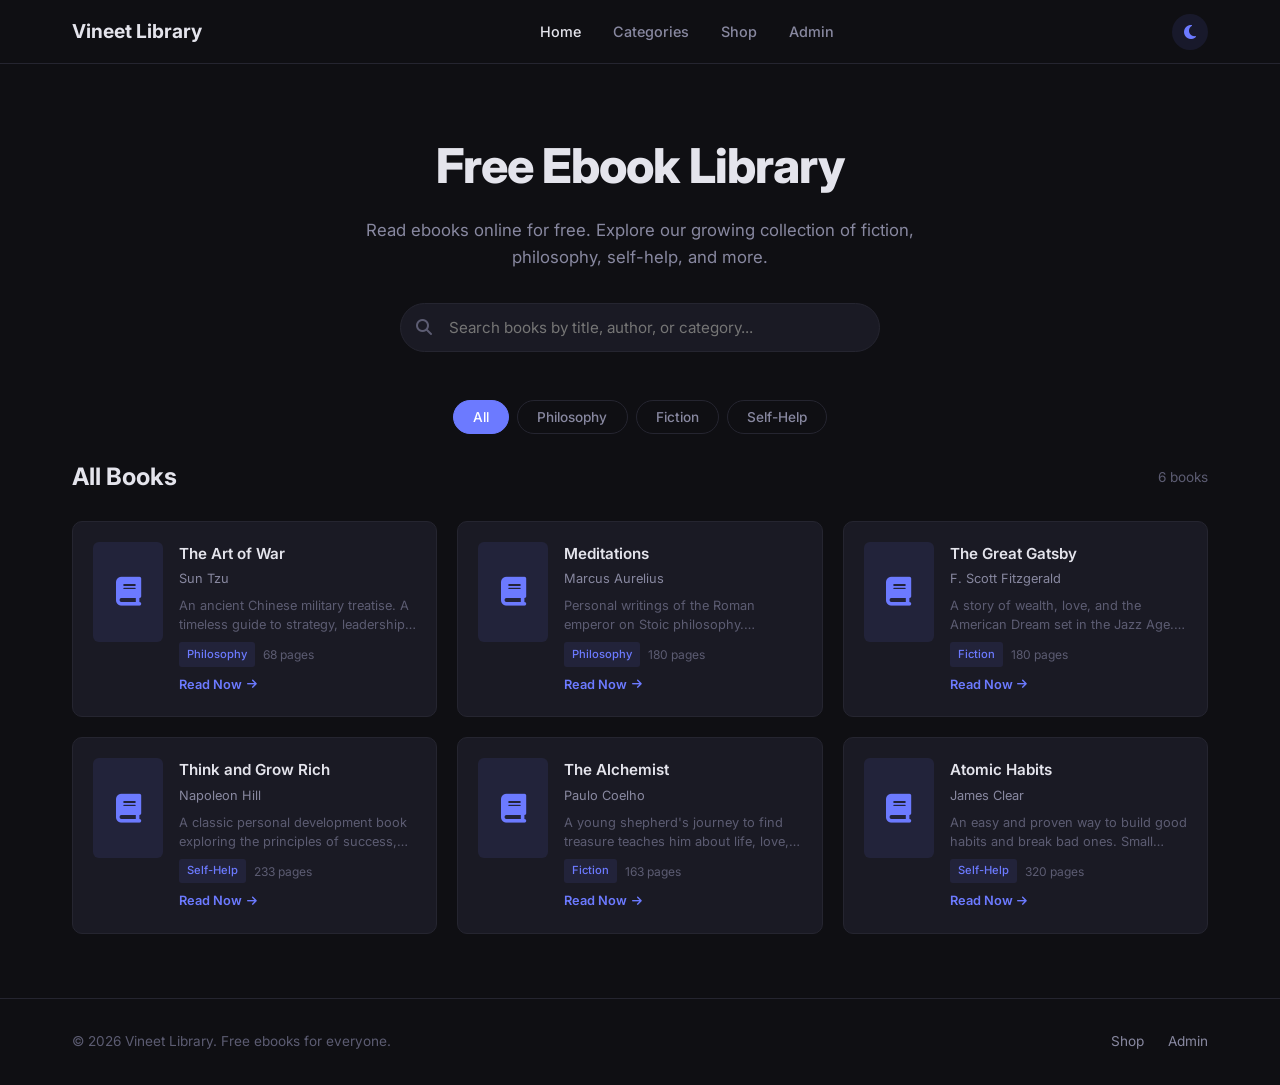
<file: index.html>
<!DOCTYPE html>
<html lang="en">
<head>
  <meta charset="UTF-8">
  <meta name="viewport" content="width=device-width, initial-scale=1.0">
  <meta name="description" content="Vineet — Free Ebook Library. Read ebooks online for free.">
  <title>Vineet — Free Ebook Library</title>
  <link rel="preconnect" href="https://fonts.googleapis.com">
  <link rel="preconnect" href="https://fonts.gstatic.com" crossorigin>
  <link href="https://fonts.googleapis.com/css2?family=Inter:wght@300;400;500;600;700;800&display=swap" rel="stylesheet">
  <link rel="stylesheet" href="https://cdnjs.cloudflare.com/ajax/libs/font-awesome/6.5.1/css/all.min.css">
  <link rel="stylesheet" href="style.css">
</head>
<body>

  <!-- Header -->
  <header>
    <nav>
      <a href="./" class="logo">Vineet Library</a>
      <ul class="nav-links" id="navLinks">
        <li><a href="./" class="active">Home</a></li>
        <li><a href="#categories">Categories</a></li>
        <li><a href="shop/">Shop</a></li>
        <li><a href="#" id="adminLink">Admin</a></li>
      </ul>
      <div class="nav-actions">
        <button id="themeToggle" class="theme-btn" aria-label="Toggle theme"><i class="fas fa-moon"></i></button>
        <button class="hamburger" id="hamburger" aria-label="Menu"><span></span><span></span><span></span></button>
      </div>
    </nav>
  </header>

  <!-- Hero -->
  <section class="hero">
    <div class="hero-content">
      <h1>Free Ebook Library</h1>
      <p class="hero-desc">Read ebooks online for free. Explore our growing collection of fiction, philosophy, self-help, and more.</p>
      <div class="search-box">
        <i class="fas fa-search"></i>
        <input type="text" id="searchInput" placeholder="Search books by title, author, or category..." oninput="filterBooks()">
      </div>
    </div>
  </section>

  <!-- Categories -->
  <section id="categories" class="categories">
    <div class="container">
      <div class="category-filters" id="categoryFilters">
        <button class="cat-btn active" data-cat="all" onclick="filterByCategory('all', this)">All</button>
      </div>
    </div>
  </section>

  <!-- Book Grid -->
  <section class="books">
    <div class="container">
      <div class="books-header">
        <h2 class="section-title" id="sectionTitle">All Books</h2>
        <span class="book-count" id="bookCount">0 books</span>
      </div>
      <div class="book-grid" id="bookGrid"></div>
      <div class="empty-state" id="emptyState">
        <i class="fas fa-book-open"></i>
        <h3>No books found</h3>
        <p>Try a different search or category.</p>
      </div>
    </div>
  </section>

  <!-- Footer -->
  <footer>
    <div class="container">
      <div class="footer-content">
        <p>&copy; 2026 Vineet Library. Free ebooks for everyone.</p>
        <div class="footer-links">
          <a href="shop/">Shop</a>
          <a href="#" id="adminLinkFooter">Admin</a>
        </div>
      </div>
    </div>
  </footer>

  <!-- Admin Modal -->
  <div class="modal-overlay" id="adminModal" onclick="closeAdmin(event)">
    <div class="modal" onclick="event.stopPropagation()">
      <button class="modal-close" onclick="closeAdmin()">&times;</button>
      <h2>Admin Panel</h2>
      <div id="adminLogin">
        <p>Enter password to manage books.</p>
        <div class="admin-input-group">
          <input type="password" id="adminPass" placeholder="Password">
          <button class="btn primary" id="adminLoginBtn">Login</button>
        </div>
        <p class="admin-error" id="adminError"></p>
      </div>
      <div id="adminPanel" style="display:none">
        <div class="admin-tabs">
          <button class="admin-tab active" id="adminTabAdd">Add Book</button>
          <button class="admin-tab" id="adminTabManage">Manage Books</button>
        </div>

        <div id="adminAdd" class="admin-tab-content">
          <div class="admin-form">
            <input type="text" id="bookTitle" placeholder="Book Title" required>
            <input type="text" id="bookAuthor" placeholder="Author" required>
            <textarea id="bookDesc" placeholder="Description" rows="3"></textarea>
            <div class="admin-row">
              <input type="text" id="bookCategory" placeholder="Category (e.g. Fiction)">
              <input type="number" id="bookPages" placeholder="Pages">
            </div>
            <div class="admin-row">
              <input type="text" id="bookCover" placeholder="Cover Image URL (optional)">
            </div>
            <div class="admin-row">
              <input type="text" id="bookFile" placeholder="PDF URL or path (e.g. books/book.pdf)">
              <label class="upload-btn">
                <i class="fas fa-upload"></i> Upload PDF
                <input type="file" id="pdfUpload" accept=".pdf" style="display:none" onchange="handlePdfUpload(event)">
              </label>
            </div>
            <button class="btn primary" id="addBookBtn"><i class="fas fa-plus"></i> Add Book</button>
          </div>
        </div>

        <div id="adminManage" class="admin-tab-content" style="display:none">
          <div class="admin-book-list" id="adminBookList"></div>
        </div>
      </div>
    </div>
  </div>

  <button id="backToTop" aria-label="Back to top"><i class="fas fa-arrow-up"></i></button>
  <script src="script.js"></script>
</body>
</html>
</file>
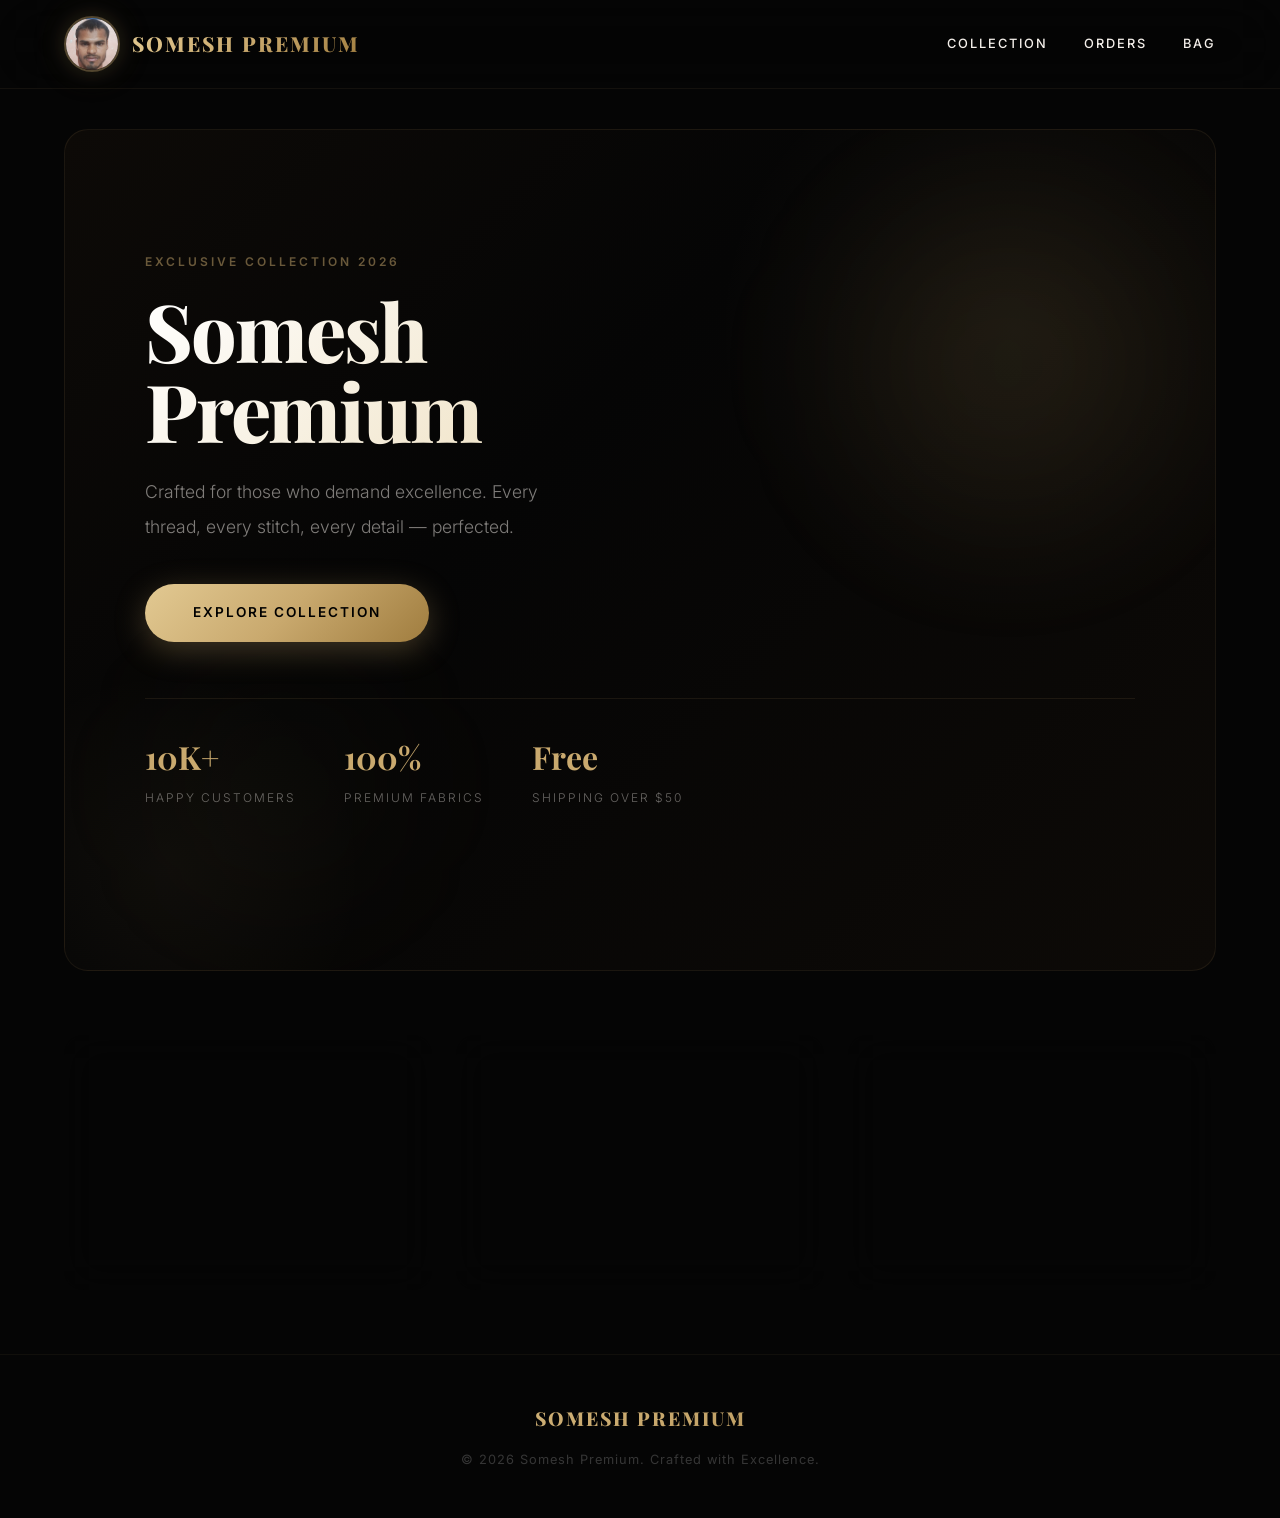
<file: shop/index.html>
<!DOCTYPE html>
<html lang="en">
  <head>
    <meta charset="UTF-8" />
    <meta name="viewport" content="width=device-width, initial-scale=1.0" />
    <title>Somesh Premium — Clothing Store</title>
    <link rel="preconnect" href="https://fonts.googleapis.com">
    <link href="https://fonts.googleapis.com/css2?family=Inter:wght@400;500;600;700&display=swap" rel="stylesheet">
    <script type="module" crossorigin src="/shop/assets/index-CgkBa9RL.js"></script>
    <link rel="stylesheet" crossorigin href="/shop/assets/index-C6Br6umA.css">
  </head>
  <body>
    <div id="root"></div>
  </body>
</html>
</file>
<file: style.css>
* {
  margin: 0;
  padding: 0;
  box-sizing: border-box;
}

:root {
  --bg: #0f0f13;
  --bg-alt: #16161e;
  --card: #1a1a24;
  --border: #252530;
  --text: #e4e4ec;
  --text-dim: #8888a0;
  --text-muted: #5c5c72;
  --accent: #6c7aff;
  --accent-dim: #5a66e8;
  --accent-subtle: rgba(108, 122, 255, 0.1);
  --font: 'Inter', -apple-system, sans-serif;
  --radius: 10px;
  --transition: 0.3s ease;
  --header-h: 64px;
}

[data-theme="light"] {
  --bg: #f7f7fa;
  --bg-alt: #eeeef4;
  --card: #ffffff;
  --border: #d4d4e0;
  --text: #1a1a2e;
  --text-dim: #5a5a70;
  --text-muted: #9090a8;
  --accent: #4a56cc;
  --accent-dim: #3a46b0;
  --accent-subtle: rgba(74, 86, 204, 0.08);
}

html { scroll-behavior: smooth; scroll-padding-top: 80px; }

body {
  font-family: var(--font);
  background: var(--bg);
  color: var(--text);
  line-height: 1.6;
  -webkit-font-smoothing: antialiased;
}

body.no-scroll { overflow: hidden; }

.container {
  max-width: 1200px;
  margin: 0 auto;
  padding: 0 2rem;
}

/* Header */
header {
  position: fixed;
  width: 100%;
  top: 0;
  z-index: 100;
  background: var(--bg);
  border-bottom: 1px solid var(--border);
  height: var(--header-h);
}

nav {
  max-width: 1200px;
  margin: 0 auto;
  padding: 1rem 2rem;
  display: flex;
  justify-content: space-between;
  align-items: center;
  height: 100%;
}

.logo {
  font-size: 1.2rem;
  font-weight: 700;
  color: var(--text);
  text-decoration: none;
}

.nav-links {
  list-style: none;
  display: flex;
  gap: 2rem;
}

.nav-links a {
  text-decoration: none;
  color: var(--text-dim);
  font-size: 0.9rem;
  font-weight: 500;
  transition: color var(--transition);
  cursor: pointer;
  background: none;
  border: none;
}

.nav-links a:hover,
.nav-links a.active { color: var(--text); }

.nav-actions {
  display: flex;
  align-items: center;
  gap: 0.75rem;
}

.theme-btn {
  background: var(--accent-subtle);
  border: none;
  color: var(--accent);
  width: 36px;
  height: 36px;
  border-radius: 50%;
  cursor: pointer;
  font-size: 1rem;
  display: flex;
  align-items: center;
  justify-content: center;
  transition: all var(--transition);
}

.theme-btn:hover { background: var(--accent); color: #fff; }

.hamburger {
  display: none;
  flex-direction: column;
  gap: 5px;
  background: none;
  border: none;
  cursor: pointer;
  padding: 5px;
}

.hamburger span {
  display: block;
  width: 22px;
  height: 2px;
  background: var(--text);
  border-radius: 2px;
  transition: all var(--transition);
}

.hamburger.active span:nth-child(1) { transform: rotate(45deg) translate(5px, 5px); }
.hamburger.active span:nth-child(2) { opacity: 0; }
.hamburger.active span:nth-child(3) { transform: rotate(-45deg) translate(5px, -5px); }

/* Hero */
.hero {
  padding: 8rem 2rem 3rem;
  text-align: center;
  max-width: 640px;
  margin: 0 auto;
}

.hero h1 {
  font-size: 3rem;
  font-weight: 800;
  margin-bottom: 0.75rem;
  letter-spacing: -0.02em;
}

.hero-desc {
  color: var(--text-dim);
  font-size: 1.05rem;
  margin-bottom: 2rem;
}

.search-box {
  position: relative;
  max-width: 480px;
  margin: 0 auto;
}

.search-box i {
  position: absolute;
  left: 16px;
  top: 50%;
  transform: translateY(-50%);
  color: var(--text-muted);
  font-size: 1rem;
}

.search-box input {
  width: 100%;
  padding: 0.9rem 1rem 0.9rem 3rem;
  border: 1px solid var(--border);
  border-radius: 50px;
  background: var(--card);
  color: var(--text);
  font-size: 0.95rem;
  font-family: inherit;
  outline: none;
  transition: border-color var(--transition);
}

.search-box input:focus { border-color: var(--accent); }

/* Categories */
.categories {
  padding: 0 0 1.5rem;
}

.category-filters {
  display: flex;
  flex-wrap: wrap;
  gap: 0.5rem;
  justify-content: center;
}

.cat-btn {
  padding: 0.5rem 1.2rem;
  border: 1px solid var(--border);
  border-radius: 50px;
  background: transparent;
  color: var(--text-dim);
  font-size: 0.85rem;
  font-weight: 500;
  cursor: pointer;
  transition: all var(--transition);
  font-family: inherit;
}

.cat-btn:hover { border-color: var(--accent); color: var(--accent); }
.cat-btn.active { background: var(--accent); color: #fff; border-color: var(--accent); }

/* Books */
.books {
  padding: 0 0 4rem;
}

.books-header {
  display: flex;
  justify-content: space-between;
  align-items: center;
  margin-bottom: 1.5rem;
}

.section-title {
  font-size: 1.5rem;
  font-weight: 700;
}

.book-count {
  font-size: 0.85rem;
  color: var(--text-muted);
}

.book-grid {
  display: grid;
  grid-template-columns: repeat(auto-fill, minmax(280px, 1fr));
  gap: 1.25rem;
}

.book-card {
  background: var(--card);
  border: 1px solid var(--border);
  border-radius: var(--radius);
  padding: 1.25rem;
  display: flex;
  gap: 1rem;
  transition: all var(--transition);
  cursor: pointer;
  text-decoration: none;
  color: inherit;
}

.book-card:hover {
  border-color: var(--accent);
  transform: translateY(-2px);
}

.book-cover {
  width: 70px;
  height: 100px;
  border-radius: 6px;
  background: var(--accent-subtle);
  display: flex;
  align-items: center;
  justify-content: center;
  font-size: 1.8rem;
  color: var(--accent);
  flex-shrink: 0;
  overflow: hidden;
}

.book-cover img {
  width: 100%;
  height: 100%;
  object-fit: cover;
}

.book-info { flex: 1; min-width: 0; }

.book-info h3 {
  font-size: 0.95rem;
  font-weight: 600;
  margin-bottom: 0.2rem;
  white-space: nowrap;
  overflow: hidden;
  text-overflow: ellipsis;
}

.book-author {
  font-size: 0.8rem;
  color: var(--text-dim);
  margin-bottom: 0.4rem;
}

.book-desc {
  font-size: 0.8rem;
  color: var(--text-muted);
  line-height: 1.5;
  display: -webkit-box;
  -webkit-line-clamp: 2;
  -webkit-box-orient: vertical;
  overflow: hidden;
  margin-bottom: 0.5rem;
}

.book-meta {
  display: flex;
  gap: 0.5rem;
  align-items: center;
  flex-wrap: wrap;
}

.book-category {
  font-size: 0.7rem;
  padding: 0.2rem 0.5rem;
  background: var(--accent-subtle);
  color: var(--accent);
  border-radius: 3px;
  font-weight: 500;
}

.book-pages {
  font-size: 0.75rem;
  color: var(--text-muted);
}

.book-read-btn {
  margin-top: 0.5rem;
  font-size: 0.8rem;
  color: var(--accent);
  font-weight: 600;
  display: inline-flex;
  align-items: center;
  gap: 0.3rem;
}

.book-read-btn i { font-size: 0.7rem; }

/* Empty State */
.empty-state {
  text-align: center;
  padding: 4rem 2rem;
  display: none;
}

.empty-state i {
  font-size: 3rem;
  color: var(--text-muted);
  margin-bottom: 1rem;
}

.empty-state h3 {
  font-size: 1.2rem;
  margin-bottom: 0.5rem;
}

.empty-state p { color: var(--text-dim); }

/* Modal */
.modal-overlay {
  display: none;
  position: fixed;
  inset: 0;
  background: rgba(0,0,0,0.6);
  z-index: 1000;
  align-items: center;
  justify-content: center;
  padding: 2rem;
}

.modal-overlay.active { display: flex; }

.modal {
  background: var(--card);
  border: 1px solid var(--border);
  border-radius: 14px;
  padding: 2rem;
  width: 100%;
  max-width: 520px;
  max-height: 90vh;
  overflow-y: auto;
  position: relative;
}

.modal-close {
  position: absolute;
  top: 1rem;
  right: 1rem;
  background: none;
  border: none;
  color: var(--text-dim);
  font-size: 1.5rem;
  cursor: pointer;
}

.modal h2 { margin-bottom: 1rem; font-size: 1.3rem; }

.modal p { color: var(--text-dim); font-size: 0.9rem; margin-bottom: 1rem; }

.admin-input-group {
  display: flex;
  gap: 0.5rem;
}

.admin-input-group input {
  flex: 1;
  padding: 0.7rem 1rem;
  border: 1px solid var(--border);
  border-radius: var(--radius);
  background: var(--bg);
  color: var(--text);
  font-family: inherit;
  outline: none;
}

.admin-input-group input:focus { border-color: var(--accent); }

.admin-error { color: #ef4444 !important; font-size: 0.85rem !important; }

.admin-tabs {
  display: flex;
  gap: 0;
  margin-bottom: 1.25rem;
  border-bottom: 1px solid var(--border);
}

.admin-tab {
  padding: 0.6rem 1rem;
  background: none;
  border: none;
  color: var(--text-dim);
  font-size: 0.85rem;
  font-weight: 500;
  cursor: pointer;
  border-bottom: 2px solid transparent;
  transition: all var(--transition);
  font-family: inherit;
}

.admin-tab.active {
  color: var(--accent);
  border-bottom-color: var(--accent);
}

.admin-form { display: flex; flex-direction: column; gap: 0.75rem; }

.admin-form input,
.admin-form textarea {
  padding: 0.7rem 1rem;
  border: 1px solid var(--border);
  border-radius: var(--radius);
  background: var(--bg);
  color: var(--text);
  font-family: inherit;
  font-size: 0.9rem;
  outline: none;
}

.admin-form textarea { resize: vertical; }

.admin-form input:focus,
.admin-form textarea:focus { border-color: var(--accent); }

.admin-row {
  display: grid;
  grid-template-columns: 1fr auto;
  gap: 0.75rem;
}

.admin-row input { width: 100%; }

.upload-btn {
  display: inline-flex;
  align-items: center;
  gap: 0.4rem;
  padding: 0.7rem 1rem;
  border: 1px solid var(--border);
  border-radius: var(--radius);
  color: var(--text-dim);
  font-size: 0.85rem;
  cursor: pointer;
  transition: all var(--transition);
  white-space: nowrap;
}

.upload-btn:hover { border-color: var(--accent); color: var(--accent); }

.admin-book-list { display: flex; flex-direction: column; gap: 0.5rem; }

.admin-book-item {
  display: flex;
  justify-content: space-between;
  align-items: center;
  padding: 0.75rem;
  border: 1px solid var(--border);
  border-radius: var(--radius);
  gap: 0.75rem;
}

.admin-book-item-info { flex: 1; min-width: 0; }

.admin-book-item-info h4 { font-size: 0.9rem; font-weight: 600; }
.admin-book-item-info p { font-size: 0.8rem; margin: 0; }

.admin-delete-btn {
  background: none;
  border: none;
  color: #ef4444;
  cursor: pointer;
  font-size: 0.9rem;
  padding: 0.4rem;
  border-radius: 4px;
  transition: background var(--transition);
}

.admin-delete-btn:hover { background: rgba(239,68,68,0.1); }

/* Buttons */
.btn {
  display: inline-flex;
  align-items: center;
  gap: 0.5rem;
  padding: 0.7rem 1.5rem;
  border-radius: var(--radius);
  text-decoration: none;
  font-weight: 600;
  font-size: 0.85rem;
  cursor: pointer;
  border: none;
  transition: all var(--transition);
  font-family: inherit;
}

.btn.primary { background: var(--accent); color: #fff; }
.btn.primary:hover { background: var(--accent-dim); transform: translateY(-1px); }

/* Reader Page */
.reader-body {
  background: #0a0a0e;
  overflow: hidden;
}

.reader-toolbar {
  position: fixed;
  top: 0;
  left: 0;
  right: 0;
  height: 52px;
  background: rgba(15,15,20,0.95);
  border-bottom: 1px solid #222;
  display: flex;
  align-items: center;
  justify-content: space-between;
  padding: 0 1rem;
  z-index: 100;
  gap: 1rem;
}

.reader-toolbar-left {
  display: flex;
  align-items: center;
  gap: 1rem;
  min-width: 0;
}

.reader-back {
  color: var(--text-dim);
  text-decoration: none;
  font-size: 0.85rem;
  display: flex;
  align-items: center;
  gap: 0.4rem;
  white-space: nowrap;
}

.reader-back:hover { color: var(--text); }

.reader-title {
  font-size: 0.85rem;
  color: var(--text-dim);
  white-space: nowrap;
  overflow: hidden;
  text-overflow: ellipsis;
}

.reader-toolbar-right {
  display: flex;
  align-items: center;
  gap: 1rem;
  flex-shrink: 0;
}

.reader-page-info { font-size: 0.8rem; color: var(--text-dim); white-space: nowrap; }

.reader-nav { display: flex; align-items: center; gap: 0.3rem; }

.reader-nav button {
  width: 30px;
  height: 30px;
  border-radius: 6px;
  border: 1px solid #333;
  background: transparent;
  color: var(--text-dim);
  cursor: pointer;
  display: flex;
  align-items: center;
  justify-content: center;
  transition: all var(--transition);
}

.reader-nav button:hover:not(:disabled) { border-color: var(--accent); color: var(--accent); }
.reader-nav button:disabled { opacity: 0.3; cursor: default; }

.reader-nav input {
  width: 50px;
  text-align: center;
  padding: 0.3rem;
  border: 1px solid #333;
  border-radius: 6px;
  background: transparent;
  color: var(--text);
  font-size: 0.8rem;
  outline: none;
}

.reader-zoom { display: flex; align-items: center; gap: 0.4rem; }

.reader-zoom button {
  width: 30px;
  height: 30px;
  border-radius: 6px;
  border: 1px solid #333;
  background: transparent;
  color: var(--text-dim);
  cursor: pointer;
  display: flex;
  align-items: center;
  justify-content: center;
  transition: all var(--transition);
}

.reader-zoom button:hover { border-color: var(--accent); color: var(--accent); }

.reader-zoom span {
  font-size: 0.8rem;
  color: var(--text-dim);
  min-width: 40px;
  text-align: center;
}

.reader-container {
  display: flex;
  justify-content: center;
  padding: 60px 1rem 2rem;
  min-height: 100vh;
}

#pdfCanvas {
  max-width: 100%;
  height: auto;
  box-shadow: 0 4px 20px rgba(0,0,0,0.5);
}

.reader-error {
  text-align: center;
  padding: 4rem 2rem;
}

.reader-error i { font-size: 3rem; color: var(--text-muted); margin-bottom: 1rem; }
.reader-error h3 { font-size: 1.3rem; margin-bottom: 0.5rem; }
.reader-error p { color: var(--text-dim); margin-bottom: 1.5rem; }
.reader-error code { background: #222; padding: 0.2rem 0.5rem; border-radius: 4px; font-size: 0.85rem; }

/* Footer */
footer {
  padding: 2rem 0;
  border-top: 1px solid var(--border);
}

.footer-content {
  display: flex;
  justify-content: space-between;
  align-items: center;
  gap: 1rem;
}

.footer-content p { font-size: 0.85rem; color: var(--text-muted); }

.footer-links { display: flex; gap: 1.5rem; }

.footer-links a {
  color: var(--text-dim);
  text-decoration: none;
  font-size: 0.85rem;
  transition: color var(--transition);
  cursor: pointer;
}

.footer-links a:hover { color: var(--accent); }

/* Back to Top */
#backToTop {
  position: fixed;
  bottom: 2rem;
  right: 2rem;
  width: 40px;
  height: 40px;
  border-radius: 50%;
  background: var(--accent);
  color: #fff;
  border: none;
  cursor: pointer;
  font-size: 0.9rem;
  display: flex;
  align-items: center;
  justify-content: center;
  opacity: 0;
  visibility: hidden;
  transform: translateY(20px);
  transition: all var(--transition);
  z-index: 99;
}

#backToTop.visible { opacity: 1; visibility: visible; transform: translateY(0); }

/* Responsive */
@media (max-width: 768px) {
  .nav-links {
    position: fixed;
    top: 0;
    left: 0;
    width: 100%;
    height: 100vh;
    background: var(--bg);
    flex-direction: column;
    align-items: center;
    justify-content: center;
    gap: 2rem;
    transform: translateX(100%);
    transition: transform 0.4s ease;
    z-index: -1;
  }
  .nav-links.active { transform: translateX(0); }
  .nav-links a { font-size: 1.1rem; }
  .hamburger { display: flex; }

  .hero h1 { font-size: 2rem; }

  .book-grid { grid-template-columns: 1fr; }

  .reader-toolbar {
    flex-direction: column;
    height: auto;
    padding: 0.5rem 1rem;
    gap: 0.5rem;
  }
  .reader-toolbar-right { flex-wrap: wrap; justify-content: center; }
  .reader-container { padding-top: 100px; }

  .admin-row { grid-template-columns: 1fr; }
}

@media (max-width: 480px) {
  .hero { padding-top: 6rem; }
  .hero h1 { font-size: 1.6rem; }
  .books-header { flex-direction: column; align-items: flex-start; gap: 0.3rem; }
  .footer-content { flex-direction: column; text-align: center; }
}
</file>
<file: shop/assets/index-C6Br6umA.css>
@import"https://fonts.googleapis.com/css2?family=Playfair+Display:wght@400;600;700;800&family=Inter:wght@300;400;500;600;700&display=swap";*{margin:0;padding:0;box-sizing:border-box}:root{--bg: #050505;--surface: #0d0d0d;--surface-2: #141414;--text: #f5f0eb;--text-light: #666;--accent: #c9a96e;--accent-light: #e2c992;--accent-dark: #a07d3f;--accent-glow: rgba(201, 169, 110, .2);--border: #1a1a1a;--radius: 16px;--shadow: 0 25px 80px rgba(0,0,0,.6);--transition: .4s cubic-bezier(.23, 1, .32, 1)}html{scroll-behavior:smooth}body{font-family:Inter,-apple-system,sans-serif;background:var(--bg);color:var(--text);line-height:1.6;-webkit-font-smoothing:antialiased;overflow-x:hidden}a{color:inherit;text-decoration:none}img{max-width:100%;display:block}.container{max-width:1200px;margin:0 auto;padding:0 24px}.navbar{background:#05050599;backdrop-filter:blur(30px) saturate(180%);-webkit-backdrop-filter:blur(30px) saturate(180%);border-bottom:1px solid rgba(201,169,110,.08);position:sticky;top:0;z-index:1000}.navbar-inner{display:flex;align-items:center;justify-content:space-between;height:88px}.logo-link{display:flex;align-items:center;gap:12px;cursor:pointer;transition:all var(--transition)}.logo-link:hover{opacity:.8;transform:scale(1.02)}.logo-link:active{transform:scale(.97)}.logo-img{width:56px;height:56px;border-radius:50%;object-fit:cover;border:2px solid rgba(201,169,110,.4);box-shadow:0 0 25px #c9a96e33,0 0 60px #c9a96e0d;transition:all var(--transition)}.logo-link:hover .logo-img{border-color:var(--accent);box-shadow:0 0 35px #c9a96e59,0 0 80px #c9a96e1a}.logo-text{font-family:Playfair Display,serif;font-size:1.3rem;font-weight:800;letter-spacing:2px;background:linear-gradient(135deg,var(--accent-light),var(--accent),var(--accent-dark));-webkit-background-clip:text;-webkit-text-fill-color:transparent;background-clip:text;text-transform:uppercase}.nav-links{display:flex;gap:36px;align-items:center;font-weight:500;font-size:.8rem;letter-spacing:2px;text-transform:uppercase}.nav-links a{transition:all var(--transition);position:relative;padding:8px 0}.nav-links a:after{content:"";position:absolute;bottom:0;left:50%;width:0;height:1px;background:var(--accent);transition:all var(--transition);transform:translate(-50%)}.nav-links a:hover{color:var(--accent)}.nav-links a:hover:after{width:100%}.badge{background:linear-gradient(135deg,var(--accent),var(--accent-dark));color:#000;font-size:.6rem;font-weight:700;padding:3px 8px;border-radius:50px;margin-left:8px;vertical-align:super}.btn{display:inline-block;padding:16px 40px;border-radius:60px;font-weight:600;font-size:.8rem;letter-spacing:2px;text-transform:uppercase;cursor:pointer;border:none;transition:all var(--transition);font-family:inherit;position:relative;overflow:hidden}.btn:before{content:"";position:absolute;top:0;left:-100%;width:100%;height:100%;background:linear-gradient(90deg,transparent,rgba(255,255,255,.15),transparent);transition:left .6s}.btn:hover:before{left:100%}.btn-primary{background:linear-gradient(135deg,var(--accent-light),var(--accent),var(--accent-dark));color:#000;box-shadow:0 8px 32px #c9a96e4d}.btn-primary:hover{box-shadow:0 12px 48px #c9a96e80;transform:translateY(-3px) scale(1.02)}.btn-primary:disabled{opacity:.5;cursor:not-allowed;transform:none}.btn-secondary{background:transparent;border:1px solid rgba(201,169,110,.3);color:var(--accent);-webkit-backdrop-filter:blur(10px);backdrop-filter:blur(10px)}.btn-secondary:hover{border-color:var(--accent);background:#c9a96e0d;box-shadow:0 0 30px #c9a96e1a}.btn-lg{padding:18px 48px;font-size:.85rem}.btn-block{display:block;width:100%;text-align:center;margin-top:16px}.hero{background:linear-gradient(135deg,#0d0a07,#050505 40%,#0d0a07);border:1px solid rgba(201,169,110,.1);border-radius:24px;margin:40px 0;padding:120px 80px;position:relative;overflow:hidden;perspective:1000px}.hero:before{content:"";position:absolute;top:-100px;right:-100px;width:600px;height:600px;background:radial-gradient(circle,rgba(201,169,110,.08) 0%,transparent 70%);pointer-events:none;animation:heroGlow 8s ease-in-out infinite alternate}.hero:after{content:"";position:absolute;bottom:-100px;left:-100px;width:400px;height:400px;background:radial-gradient(circle,rgba(201,169,110,.05) 0%,transparent 70%);pointer-events:none;animation:heroGlow 6s ease-in-out infinite alternate-reverse}@keyframes heroGlow{0%{transform:scale(1) translate(0);opacity:.5}to{transform:scale(1.3) translate(30px,-20px);opacity:1}}.hero-content{position:relative;z-index:1}.hero h1{font-family:Playfair Display,serif;font-size:5rem;font-weight:800;line-height:1;letter-spacing:-2px;margin-bottom:24px;background:linear-gradient(135deg,#fff 0%,var(--accent-light) 50%,var(--accent) 100%);-webkit-background-clip:text;-webkit-text-fill-color:transparent;background-clip:text;animation:textShine 3s ease-in-out infinite alternate;background-size:200% 100%}@keyframes textShine{0%{background-position:0% 50%}to{background-position:100% 50%}}.hero p{font-size:1.1rem;opacity:.5;max-width:440px;margin-bottom:40px;font-weight:300;line-height:2}.hero-stats{display:flex;gap:48px;margin-top:48px;padding-top:32px;border-top:1px solid rgba(201,169,110,.1)}.hero-stat h3{font-family:Playfair Display,serif;font-size:2rem;font-weight:700;color:var(--accent)}.hero-stat p{font-size:.75rem;text-transform:uppercase;letter-spacing:2px;opacity:.4;margin-top:4px}.orb{position:absolute;border-radius:50%;pointer-events:none;filter:blur(80px)}.orb-1{width:300px;height:300px;background:#c9a96e0f;top:10%;right:5%;animation:float1 12s ease-in-out infinite}.orb-2{width:200px;height:200px;background:#c9a96e0a;bottom:10%;left:10%;animation:float2 10s ease-in-out infinite}@keyframes float1{0%,to{transform:translate(0) scale(1)}50%{transform:translate(-30px,20px) scale(1.1)}}@keyframes float2{0%,to{transform:translate(0) scale(1)}50%{transform:translate(20px,-30px) scale(1.15)}}.features{display:grid;grid-template-columns:repeat(3,1fr);gap:24px;margin:64px 0;perspective:1000px}.feature{text-align:center;padding:48px 28px;background:linear-gradient(135deg,#141414cc,#0a0a0ae6);border-radius:20px;border:1px solid rgba(201,169,110,.06);transition:all var(--transition);transform-style:preserve-3d;-webkit-backdrop-filter:blur(20px);backdrop-filter:blur(20px);position:relative;overflow:hidden}.feature:before{content:"";position:absolute;top:0;left:0;right:0;height:1px;background:linear-gradient(90deg,transparent,rgba(201,169,110,.3),transparent);opacity:0;transition:opacity var(--transition)}.feature:hover{transform:translateY(-12px) rotateX(5deg);border-color:#c9a96e26;box-shadow:0 30px 60px #0006,0 0 40px #c9a96e0d}.feature:hover:before{opacity:1}.feature-icon{font-size:2.5rem;display:block;margin-bottom:8px;filter:drop-shadow(0 0 20px rgba(201,169,110,.2))}.feature h3{margin:16px 0 8px;font-size:1rem;font-weight:600;letter-spacing:1px}.feature p{color:var(--text-light);font-size:.85rem;font-weight:300}.products-page h1{margin:48px 0 28px;font-size:2.5rem;font-family:Playfair Display,serif;font-weight:700}.category-filter{display:flex;gap:12px;margin-bottom:36px}.filter-btn{padding:12px 28px;border-radius:60px;border:1px solid rgba(201,169,110,.15);background:#14141480;-webkit-backdrop-filter:blur(10px);backdrop-filter:blur(10px);cursor:pointer;font-weight:500;font-family:inherit;font-size:.8rem;letter-spacing:1.5px;text-transform:uppercase;transition:all var(--transition);color:var(--text-light)}.filter-btn.active,.filter-btn:hover{background:linear-gradient(135deg,var(--accent),var(--accent-dark));color:#000;border-color:var(--accent);box-shadow:0 8px 24px #c9a96e40}.product-grid{display:grid;grid-template-columns:repeat(auto-fill,minmax(280px,1fr));gap:28px;margin-bottom:80px;perspective:1200px}.product-card{background:linear-gradient(145deg,#121212e6,#080808f2);border-radius:20px;overflow:hidden;border:1px solid rgba(201,169,110,.06);transition:all .5s cubic-bezier(.23,1,.32,1);display:block;transform-style:preserve-3d;will-change:transform;position:relative}.product-card:before{content:"";position:absolute;top:0;right:0;bottom:0;left:0;border-radius:20px;padding:1px;background:linear-gradient(135deg,rgba(201,169,110,.2),transparent 50%);-webkit-mask:linear-gradient(#fff 0 0) content-box,linear-gradient(#fff 0 0);mask:linear-gradient(#fff 0 0) content-box,linear-gradient(#fff 0 0);-webkit-mask-composite:xor;mask-composite:exclude;opacity:0;transition:opacity var(--transition);pointer-events:none}.product-card:hover:before{opacity:1}.product-card:hover{transform:translateY(-16px) rotateX(2deg) rotateY(-2deg);box-shadow:0 40px 80px #00000080,0 0 60px #c9a96e14;border-color:#c9a96e1f}.product-image{aspect-ratio:3/4;overflow:hidden;background:#0a0a0a;position:relative}.product-image:after{content:"";position:absolute;bottom:0;left:0;right:0;height:50%;background:linear-gradient(transparent,#080808f2);pointer-events:none;z-index:1}.product-image img{width:100%;height:100%;object-fit:cover;transition:transform .8s cubic-bezier(.23,1,.32,1)}.product-card:hover .product-image img{transform:scale(1.12)}.product-info{padding:24px;position:relative;z-index:2}.product-info h3{font-size:1.05rem;margin-bottom:6px;font-weight:600;letter-spacing:.5px}.product-category{color:var(--accent);font-size:.7rem;font-weight:600;text-transform:uppercase;letter-spacing:2px}.product-price{font-weight:700;font-size:1.2rem;margin-top:10px;background:linear-gradient(135deg,var(--text),var(--accent));-webkit-background-clip:text;-webkit-text-fill-color:transparent;background-clip:text}.product-detail{display:grid;grid-template-columns:1fr 1fr;gap:64px;margin:48px 0 80px;align-items:start}.product-detail-image{border-radius:20px;overflow:hidden;background:#0a0a0a;border:1px solid rgba(201,169,110,.06);position:relative}.product-detail-image:after{content:"";position:absolute;top:0;right:0;bottom:0;left:0;border-radius:20px;box-shadow:inset 0 0 100px #0000004d;pointer-events:none}.product-detail-image img{width:100%;aspect-ratio:3/4;object-fit:cover}.product-detail-info h1{font-family:Playfair Display,serif;font-size:2.5rem;margin:16px 0;font-weight:700;letter-spacing:-1px}.product-category-tag{display:inline-block;padding:8px 20px;background:#c9a96e14;border:1px solid rgba(201,169,110,.15);border-radius:60px;font-size:.7rem;font-weight:600;text-transform:uppercase;letter-spacing:2px;color:var(--accent)}.detail-price{font-size:2rem;font-weight:700;margin:16px 0 24px;background:linear-gradient(135deg,var(--accent-light),var(--accent));-webkit-background-clip:text;-webkit-text-fill-color:transparent;background-clip:text}.detail-desc{color:var(--text-light);margin-bottom:32px;line-height:2;font-weight:300;font-size:1.05rem}.size-selector{margin-bottom:32px}.size-selector label{font-weight:600;display:block;margin-bottom:14px;letter-spacing:1px;text-transform:uppercase;font-size:.8rem;color:var(--text-light)}.size-options{display:flex;gap:10px}.size-btn{width:52px;height:52px;border-radius:14px;border:1px solid rgba(201,169,110,.1);background:#14141480;-webkit-backdrop-filter:blur(10px);backdrop-filter:blur(10px);cursor:pointer;font-weight:500;font-family:inherit;transition:all var(--transition);color:var(--text-light)}.size-btn.active,.size-btn:hover{background:linear-gradient(135deg,var(--accent),var(--accent-dark));color:#000;border-color:var(--accent);box-shadow:0 8px 24px #c9a96e40;transform:translateY(-2px)}.cart-page h1{margin:48px 0 28px;font-size:2.5rem;font-family:Playfair Display,serif;font-weight:700}.cart-layout{display:grid;grid-template-columns:1fr 380px;gap:40px;align-items:start;margin-bottom:80px}.cart-item{display:flex;gap:24px;padding:28px;background:linear-gradient(145deg,#121212e6,#0a0a0af2);border-radius:20px;border:1px solid rgba(201,169,110,.06);margin-bottom:16px;align-items:center;transition:all var(--transition);-webkit-backdrop-filter:blur(20px);backdrop-filter:blur(20px)}.cart-item:hover{border-color:#c9a96e1f;transform:translate(8px);box-shadow:0 20px 40px #0000004d}.cart-item img{width:100px;height:100px;object-fit:cover;border-radius:14px}.cart-item-details{flex:1}.cart-item-details h3{font-size:1.05rem;margin-bottom:4px;font-weight:600}.cart-item-details p{font-size:.85rem;color:var(--text-light)}.cart-item-price{font-weight:700;background:linear-gradient(135deg,var(--accent-light),var(--accent));-webkit-background-clip:text;-webkit-text-fill-color:transparent;background-clip:text}.cart-item-actions{display:flex;flex-direction:column;align-items:flex-end;gap:10px}.quantity-control{display:flex;align-items:center;gap:16px;border:1px solid rgba(201,169,110,.1);border-radius:14px;padding:8px 12px;background:#14141480}.quantity-control button{width:32px;height:32px;border:none;background:none;cursor:pointer;font-size:1.2rem;font-family:inherit;color:var(--text);transition:all var(--transition);border-radius:8px}.quantity-control button:hover{color:var(--accent);background:#c9a96e1a}.quantity-control span{font-weight:600;min-width:28px;text-align:center}.remove-btn{background:none;border:none;color:#e74c3c;cursor:pointer;font-size:.85rem;font-family:inherit;font-weight:500;transition:all var(--transition);padding:6px 12px;border-radius:8px}.remove-btn:hover{background:#e74c3c1a}.cart-summary{background:linear-gradient(145deg,#121212e6,#0a0a0af2);border:1px solid rgba(201,169,110,.08);border-radius:20px;padding:32px;position:sticky;top:100px;-webkit-backdrop-filter:blur(20px);backdrop-filter:blur(20px)}.cart-summary h2{font-size:1.3rem;margin-bottom:28px;font-family:Playfair Display,serif;font-weight:700}.summary-row{display:flex;justify-content:space-between;padding:14px 0;font-size:.95rem;color:var(--text-light)}.summary-row.total{border-top:1px solid rgba(201,169,110,.1);margin-top:12px;padding-top:20px;font-weight:700;font-size:1.2rem}.summary-row.total span:last-child{background:linear-gradient(135deg,var(--accent-light),var(--accent));-webkit-background-clip:text;-webkit-text-fill-color:transparent;background-clip:text}.checkout-page h1{margin:48px 0 28px;font-size:2.5rem;font-family:Playfair Display,serif;font-weight:700}.checkout-layout{display:grid;grid-template-columns:1fr 400px;gap:40px;align-items:start;margin-bottom:80px}.checkout-form{background:linear-gradient(145deg,#121212e6,#0a0a0af2);border:1px solid rgba(201,169,110,.06);border-radius:20px;padding:40px;-webkit-backdrop-filter:blur(20px);backdrop-filter:blur(20px)}.checkout-form h2{font-size:1.3rem;margin-bottom:32px;font-family:Playfair Display,serif;font-weight:700}.form-group{margin-bottom:24px}.form-group label{display:block;font-weight:500;font-size:.75rem;margin-bottom:10px;text-transform:uppercase;letter-spacing:1.5px;color:var(--text-light)}.form-group input{width:100%;padding:16px 20px;border:1px solid rgba(201,169,110,.1);border-radius:14px;font-size:.95rem;font-family:inherit;background:#0a0a0a80;color:var(--text);transition:all var(--transition);-webkit-backdrop-filter:blur(10px);backdrop-filter:blur(10px)}.form-group input:focus{outline:none;border-color:var(--accent);box-shadow:0 0 0 4px #c9a96e1a,0 0 30px #c9a96e0d}.form-group input::placeholder{color:#333}.form-row{display:grid;grid-template-columns:1fr 1fr;gap:16px}.checkout-summary{background:linear-gradient(145deg,#121212e6,#0a0a0af2);border:1px solid rgba(201,169,110,.06);border-radius:20px;padding:32px;-webkit-backdrop-filter:blur(20px);backdrop-filter:blur(20px)}.checkout-summary h2{font-size:1.3rem;margin-bottom:24px;font-family:Playfair Display,serif;font-weight:700}.checkout-item{display:flex;justify-content:space-between;padding:12px 0;font-size:.9rem;color:var(--text-light)}.orders-page h1{margin:48px 0 28px;font-size:2.5rem;font-family:Playfair Display,serif;font-weight:700}.orders-list{margin-bottom:80px}.order-card{background:linear-gradient(145deg,#121212e6,#0a0a0af2);border:1px solid rgba(201,169,110,.06);border-radius:20px;padding:32px;margin-bottom:16px;transition:all var(--transition);-webkit-backdrop-filter:blur(20px);backdrop-filter:blur(20px)}.order-card:hover{border-color:#c9a96e1f;transform:translateY(-4px);box-shadow:0 20px 40px #0000004d}.order-header{display:flex;justify-content:space-between;align-items:center;margin-bottom:24px;padding-bottom:16px;border-bottom:1px solid rgba(201,169,110,.06)}.order-id{font-weight:700;font-family:Playfair Display,serif;font-size:1.1rem}.order-date{color:var(--text-light);font-size:.9rem}.order-total{font-weight:700;font-size:1.2rem;background:linear-gradient(135deg,var(--accent-light),var(--accent));-webkit-background-clip:text;-webkit-text-fill-color:transparent;background-clip:text}.order-item{display:flex;justify-content:space-between;padding:10px 0;font-size:.9rem}.order-address{margin-top:16px;font-size:.85rem;color:var(--text-light)}.empty-state{text-align:center;padding:120px 20px}.empty-state h2{font-size:2rem;margin-bottom:12px;font-family:Playfair Display,serif;font-weight:700}.empty-state p{color:var(--text-light);margin-bottom:32px;font-weight:300}.loading{text-align:center;padding:80px;color:var(--text-light)}.footer{border-top:1px solid rgba(201,169,110,.06);padding:48px 0;text-align:center}.footer .logo-text{margin-bottom:16px;font-size:1.2rem}.footer p{color:var(--text-light);font-size:.8rem;letter-spacing:1px;opacity:.5}.page-enter{animation:fadeUp .6s cubic-bezier(.23,1,.32,1)}@keyframes fadeUp{0%{opacity:0;transform:translateY(30px)}to{opacity:1;transform:translateY(0)}}::-webkit-scrollbar{width:6px}::-webkit-scrollbar-track{background:var(--bg)}::-webkit-scrollbar-thumb{background:#c9a96e33;border-radius:3px}::-webkit-scrollbar-thumb:hover{background:#c9a96e66}@media (max-width: 768px){.hero{padding:72px 36px}.hero h1{font-size:2.8rem}.hero-stats{gap:28px;flex-wrap:wrap}.features{grid-template-columns:1fr}.product-detail{grid-template-columns:1fr;gap:32px}.cart-layout,.checkout-layout{grid-template-columns:1fr}.product-grid{grid-template-columns:repeat(2,1fr);gap:16px}.nav-links{gap:20px;font-size:.75rem}}@media (max-width: 480px){.product-grid{grid-template-columns:1fr}.nav-links{gap:14px;font-size:.7rem;letter-spacing:1px}.hero h1{font-size:2.2rem}.hero{padding:56px 28px}}.admin-login-page{min-height:100vh;display:flex;align-items:center;justify-content:center;background:var(--bg)}.admin-login-box{background:var(--surface);border:1px solid rgba(201,169,110,.1);border-radius:24px;padding:48px;width:100%;max-width:400px;text-align:center}.admin-login-box h1{font-family:Playfair Display,serif;font-size:1.8rem;background:linear-gradient(135deg,var(--accent-light),var(--accent));-webkit-background-clip:text;-webkit-text-fill-color:transparent;background-clip:text;margin-bottom:4px}.admin-login-box p{color:var(--text-light);margin-bottom:32px;font-size:.85rem;letter-spacing:2px;text-transform:uppercase}.admin-login-box input{width:100%;padding:16px 20px;border:1px solid rgba(201,169,110,.1);border-radius:14px;font-size:1rem;font-family:inherit;background:#0a0a0a80;color:var(--text);text-align:center;letter-spacing:4px;margin-bottom:16px}.admin-login-box input:focus{outline:none;border-color:var(--accent);box-shadow:0 0 0 4px #c9a96e1a}.admin-login-box button{width:100%;padding:16px;border:none;border-radius:14px;background:linear-gradient(135deg,var(--accent-light),var(--accent),var(--accent-dark));color:#000;font-weight:700;font-size:.9rem;letter-spacing:1px;text-transform:uppercase;cursor:pointer;font-family:inherit;transition:all var(--transition)}.admin-login-box button:hover{box-shadow:0 8px 32px #c9a96e4d;transform:translateY(-2px)}.admin-login-box button:disabled{opacity:.5}.admin-error{color:#e74c3c;font-size:.85rem;display:block;margin-bottom:12px}.admin-layout{display:flex;min-height:100vh;background:var(--bg)}.admin-sidebar{width:260px;background:var(--surface);border-right:1px solid rgba(201,169,110,.06);padding:24px 0;display:flex;flex-direction:column;position:fixed;top:0;left:0;bottom:0;z-index:100}.admin-logo{padding:0 24px 24px;border-bottom:1px solid rgba(201,169,110,.06);margin-bottom:24px}.admin-logo h2{font-family:Playfair Display,serif;font-size:1.4rem;background:linear-gradient(135deg,var(--accent-light),var(--accent));-webkit-background-clip:text;-webkit-text-fill-color:transparent;background-clip:text}.admin-logo span{font-size:.7rem;color:var(--text-light);text-transform:uppercase;letter-spacing:2px}.admin-nav{display:flex;flex-direction:column;gap:4px;padding:0 12px;flex:1}.admin-nav-link{display:flex;align-items:center;gap:12px;padding:14px 16px;border-radius:12px;color:var(--text-light);font-size:.9rem;font-weight:500;transition:all var(--transition)}.admin-nav-link:hover{background:#c9a96e0f;color:var(--text)}.admin-nav-link.active{background:#c9a96e1a;color:var(--accent)}.admin-logout{margin:12px;padding:12px;border:1px solid rgba(231,76,60,.2);border-radius:12px;background:transparent;color:#e74c3c;cursor:pointer;font-family:inherit;font-weight:500;transition:all var(--transition)}.admin-logout:hover{background:#e74c3c1a}.admin-main{flex:1;margin-left:260px;padding:32px 40px;min-height:100vh}.admin-page h1{font-family:Playfair Display,serif;font-size:2rem;font-weight:700;margin-bottom:32px}.admin-page-header{display:flex;justify-content:space-between;align-items:center;margin-bottom:32px}.admin-loading{text-align:center;padding:60px;color:var(--text-light)}.admin-empty{text-align:center;padding:40px;color:var(--text-light)}.admin-btn{padding:12px 24px;border-radius:12px;border:1px solid rgba(201,169,110,.15);background:transparent;color:var(--text);cursor:pointer;font-family:inherit;font-weight:600;font-size:.85rem;letter-spacing:.5px;transition:all var(--transition);display:inline-block;text-decoration:none}.admin-btn:hover{border-color:var(--accent);color:var(--accent)}.admin-btn-primary{background:linear-gradient(135deg,var(--accent),var(--accent-dark));color:#000;border:none}.admin-btn-primary:hover{box-shadow:0 8px 24px #c9a96e40;transform:translateY(-2px);color:#000}.admin-btn-danger{border-color:#e74c3c33;color:#e74c3c}.admin-btn-danger:hover{background:#e74c3c1a;border-color:#e74c3c}.admin-btn-sm{padding:8px 16px;font-size:.8rem}.admin-stats-grid{display:grid;grid-template-columns:repeat(4,1fr);gap:20px;margin-bottom:32px}.admin-stat-card{background:var(--surface);border:1px solid rgba(201,169,110,.06);border-radius:16px;padding:24px;display:flex;align-items:center;gap:16px}.stat-icon{font-size:2rem}.admin-stat-card h3{font-size:1.5rem;font-weight:700;background:linear-gradient(135deg,var(--accent-light),var(--accent));-webkit-background-clip:text;-webkit-text-fill-color:transparent;background-clip:text}.admin-stat-card p{color:var(--text-light);font-size:.8rem;text-transform:uppercase;letter-spacing:1px}.admin-quick-actions{display:flex;gap:12px;margin-bottom:32px}.admin-section{background:var(--surface);border:1px solid rgba(201,169,110,.06);border-radius:16px;padding:28px}.admin-section h2{font-family:Playfair Display,serif;font-size:1.2rem;margin-bottom:20px}.admin-table{width:100%;border-collapse:collapse}.admin-table th,.admin-table td{padding:14px 16px;text-align:left;border-bottom:1px solid rgba(201,169,110,.06);font-size:.9rem}.admin-table th{color:var(--text-light);font-size:.75rem;text-transform:uppercase;letter-spacing:1px;font-weight:600}.status-badge{display:inline-block;padding:4px 12px;border-radius:50px;font-size:.75rem;font-weight:600;text-transform:uppercase;letter-spacing:.5px}.status-pending{background:#f1c40f1a;color:#f1c40f}.status-processing{background:#3498db1a;color:#3498db}.status-shipped{background:#9b59b61a;color:#9b59b6}.status-delivered{background:#2ecc711a;color:#2ecc71}.status-cancelled{background:#e74c3c1a;color:#e74c3c}.admin-products-grid{display:grid;grid-template-columns:repeat(auto-fill,minmax(280px,1fr));gap:20px}.admin-product-card{background:var(--surface);border:1px solid rgba(201,169,110,.06);border-radius:16px;overflow:hidden;transition:all var(--transition)}.admin-product-card:hover{border-color:#c9a96e1f;transform:translateY(-4px);box-shadow:0 20px 40px #0000004d}.admin-product-img{aspect-ratio:4/3;overflow:hidden;background:#0a0a0a}.admin-product-img img{width:100%;height:100%;object-fit:cover}.admin-product-info{padding:16px}.admin-product-info h3{font-size:1rem;margin-bottom:4px}.admin-product-cat{color:var(--accent);font-size:.7rem;text-transform:uppercase;letter-spacing:1px;font-weight:600}.admin-product-price{font-weight:700;margin-top:6px;color:var(--accent)}.admin-product-actions{padding:0 16px 16px;display:flex;gap:8px}.admin-form{background:var(--surface);border:1px solid rgba(201,169,110,.06);border-radius:16px;padding:32px;max-width:700px}.admin-form-group{margin-bottom:24px}.admin-form-group label{display:block;font-size:.75rem;text-transform:uppercase;letter-spacing:1.5px;color:var(--text-light);font-weight:600;margin-bottom:10px}.admin-form-group input,.admin-form-group textarea,.admin-form-group select{width:100%;padding:14px 16px;border:1px solid rgba(201,169,110,.1);border-radius:12px;font-size:.95rem;font-family:inherit;background:#0a0a0a80;color:var(--text);transition:all var(--transition)}.admin-form-group input:focus,.admin-form-group textarea:focus,.admin-form-group select:focus{outline:none;border-color:var(--accent);box-shadow:0 0 0 4px #c9a96e1a}.admin-form-group textarea{resize:vertical}.admin-form-row{display:grid;grid-template-columns:1fr 1fr;gap:16px}.admin-form-actions{display:flex;gap:12px;align-items:center}.admin-success{color:#2ecc71;font-size:.85rem;font-weight:500}.admin-image-upload{display:flex;gap:20px;align-items:flex-start}.admin-image-preview{width:120px;height:120px;border-radius:12px;overflow:hidden;border:1px solid rgba(201,169,110,.1);flex-shrink:0}.admin-image-preview img{width:100%;height:100%;object-fit:cover}.admin-logo-preview{width:80px;height:80px;border-radius:50%}.admin-upload-controls{display:flex;flex-direction:column;gap:8px;flex:1}.admin-or-text{font-size:.75rem;color:var(--text-light);text-transform:uppercase;letter-spacing:1px}.admin-orders-list{display:flex;flex-direction:column;gap:16px}.admin-order-card{background:var(--surface);border:1px solid rgba(201,169,110,.06);border-radius:16px;padding:24px}.admin-order-header{display:flex;justify-content:space-between;align-items:center;margin-bottom:16px;padding-bottom:16px;border-bottom:1px solid rgba(201,169,110,.06)}.admin-order-header h3{font-family:Playfair Display,serif}.admin-order-date{color:var(--text-light);font-size:.85rem}.admin-order-total{font-size:1.3rem;font-weight:700;color:var(--accent)}.admin-order-customer{margin-bottom:16px;color:var(--text-light);font-size:.9rem;line-height:1.8}.admin-order-items{margin-bottom:16px;padding:12px;background:#0a0a0a4d;border-radius:10px}.admin-order-item{display:flex;justify-content:space-between;padding:8px 0;font-size:.9rem;border-bottom:1px solid rgba(201,169,110,.04)}.admin-order-item:last-child{border-bottom:none}.admin-order-status{display:flex;align-items:center;gap:12px}.admin-order-status label{font-size:.85rem;color:var(--text-light)}.admin-order-status select{padding:8px 12px;border:1px solid rgba(201,169,110,.1);border-radius:10px;background:#0a0a0a80;color:var(--text);font-family:inherit}@media (max-width: 768px){.admin-sidebar{width:200px}.admin-main{margin-left:200px;padding:20px}.admin-stats-grid{grid-template-columns:repeat(2,1fr)}.admin-form-row{grid-template-columns:1fr}.admin-image-upload{flex-direction:column}}
</file>
